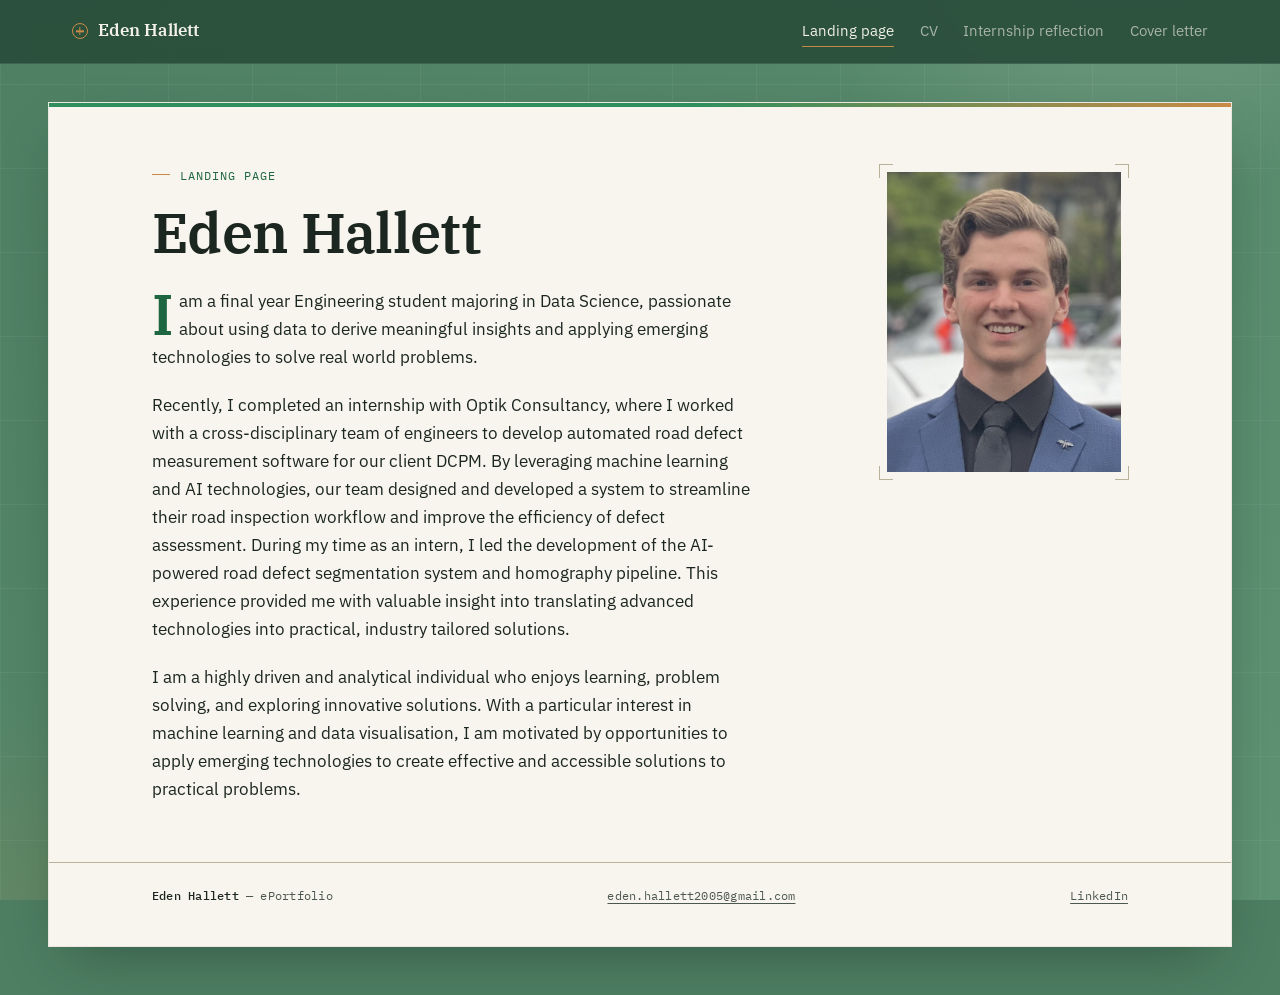
<file: index.html>
<!doctype html>
<html lang="en">
<head>
<meta charset="utf-8">
<meta name="viewport" content="width=device-width, initial-scale=1">
<title>Eden Hallett — ePortfolio</title>
<link rel="icon" href="assets/favicon.svg" type="image/svg+xml">
<link rel="stylesheet" href="assets/site.css">
</head>
<body>

<header class="sitehead">
  <div class="sitehead-inner">
    <a class="brand" href="index.html"><span class="brand-mark" aria-hidden="true"></span>Eden Hallett</a>
    <nav class="nav" aria-label="Primary">
      <a href="index.html" aria-current="page">Landing page</a>
      <a href="cv.html">CV</a>
      <a href="reflection.html">Internship reflection</a>
      <a href="cover-letter.html">Cover letter</a>
    </nav>
  </div>
</header>

<div class="sheet">

<main>

  <section class="hero" style="padding-bottom:0;">
    <div class="landing-grid">
      <div>
        <div class="kicker">Landing Page</div>
        <h1 style="margin-bottom:1.4rem;">Eden Hallett</h1>

        <p class="dropcap">I am a final year Engineering student majoring in Data Science, passionate about using data to derive meaningful insights and applying emerging technologies to solve real world problems.</p>

        <p>Recently, I completed an internship with Optik Consultancy, where I worked with a cross-disciplinary team of engineers to develop automated road defect measurement software for our client DCPM. By leveraging machine learning and AI technologies, our team designed and developed a system to streamline their road inspection workflow and improve the efficiency of defect assessment. During my time as an intern, I led the development of the AI-powered road defect segmentation system and homography pipeline. This experience provided me with valuable insight into translating advanced technologies into practical, industry tailored solutions.</p>

        <p>I am a highly driven and analytical individual who enjoys learning, problem solving, and exploring innovative solutions. With a particular interest in machine learning and data visualisation, I am motivated by opportunities to apply emerging technologies to create effective and accessible solutions to practical problems.</p>
      </div>

      <div class="landing-photo">
        <div class="frame ticked">
          <span class="tick-bl" aria-hidden="true"></span><span class="tick-br" aria-hidden="true"></span>
          <img src="assets/headshot.jpg" alt="Portrait of Eden Hallett">
        </div>
      </div>
    </div>
  </section>

</main>

<footer class="titleblock">
  <div class="titleblock-inner">
    <span><b>Eden Hallett</b> — ePortfolio</span>
    <span><a href="mailto:eden.hallett2005@gmail.com">eden.hallett2005@gmail.com</a></span>
    <span><a href="http://www.linkedin.com/in/eden-hallett-33a5212b8">LinkedIn</a></span>
  </div>
</footer>

</div>

</body>
</html>
</file>
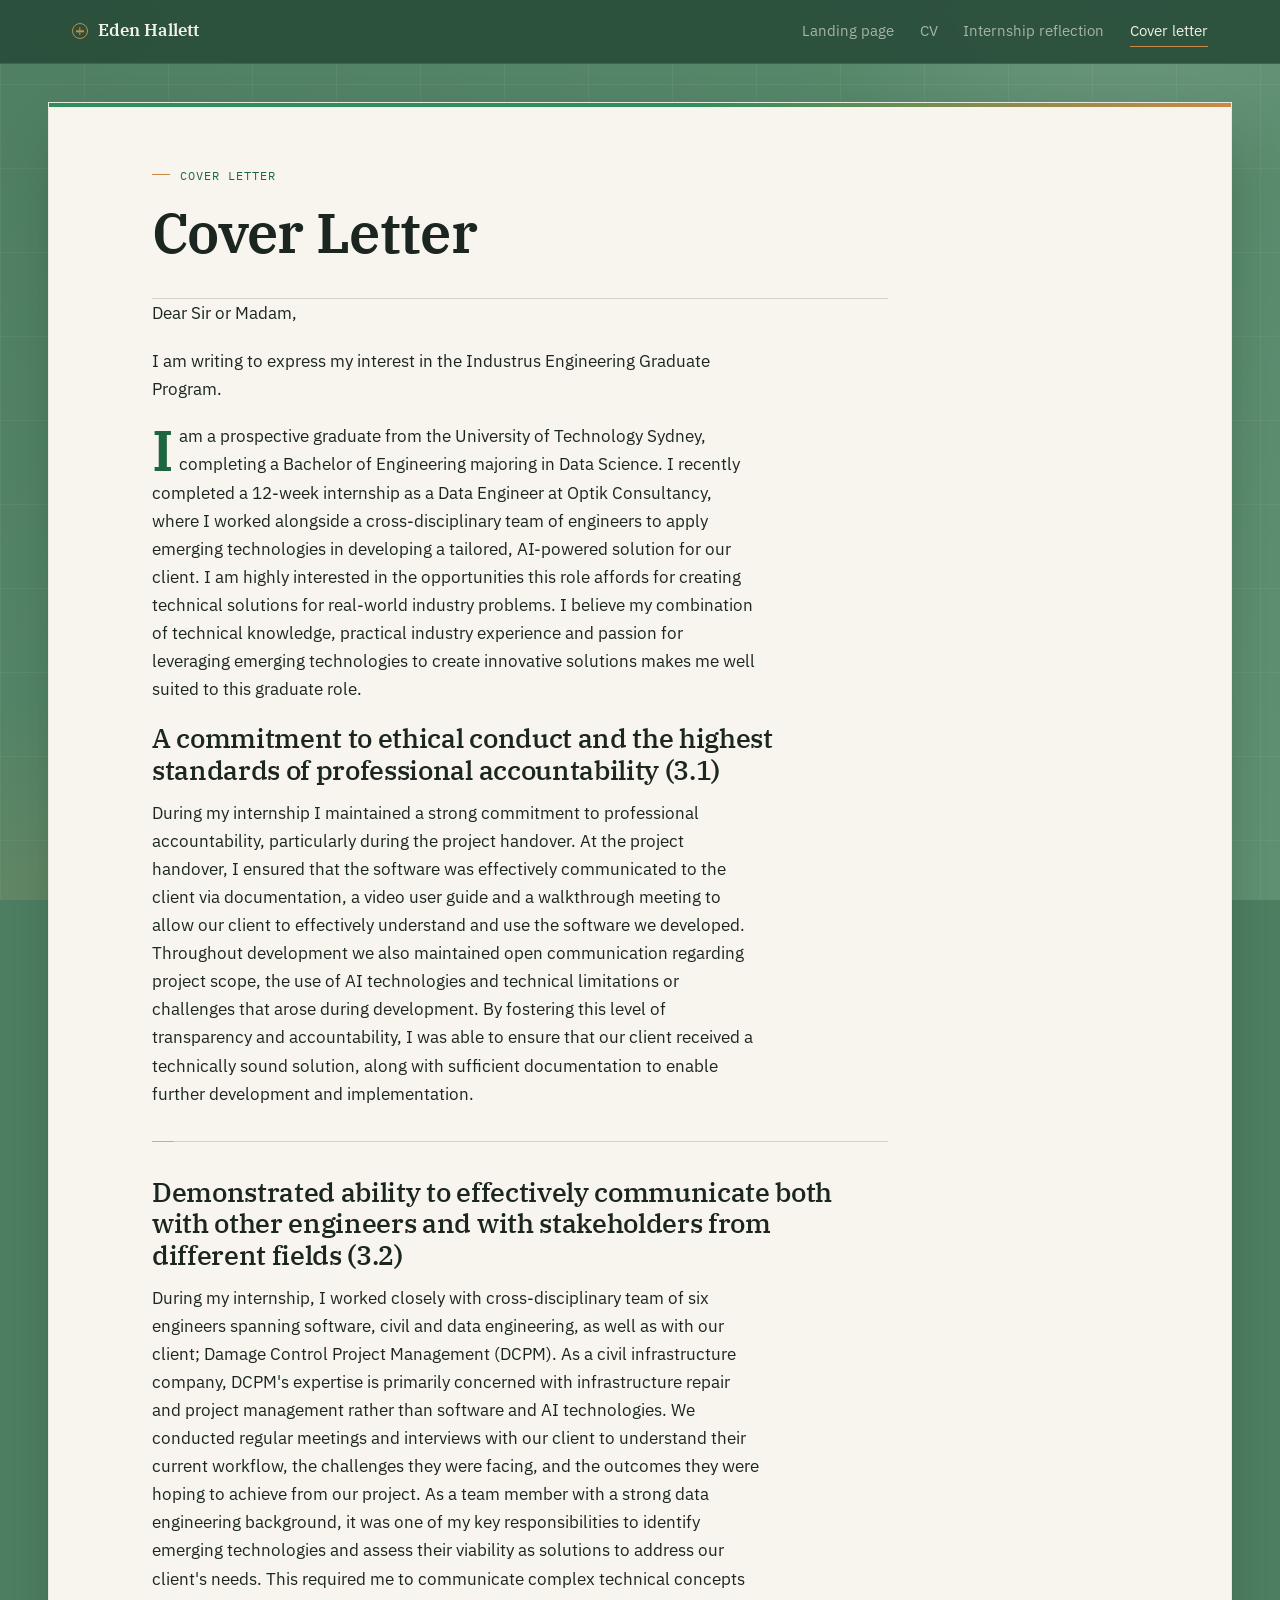
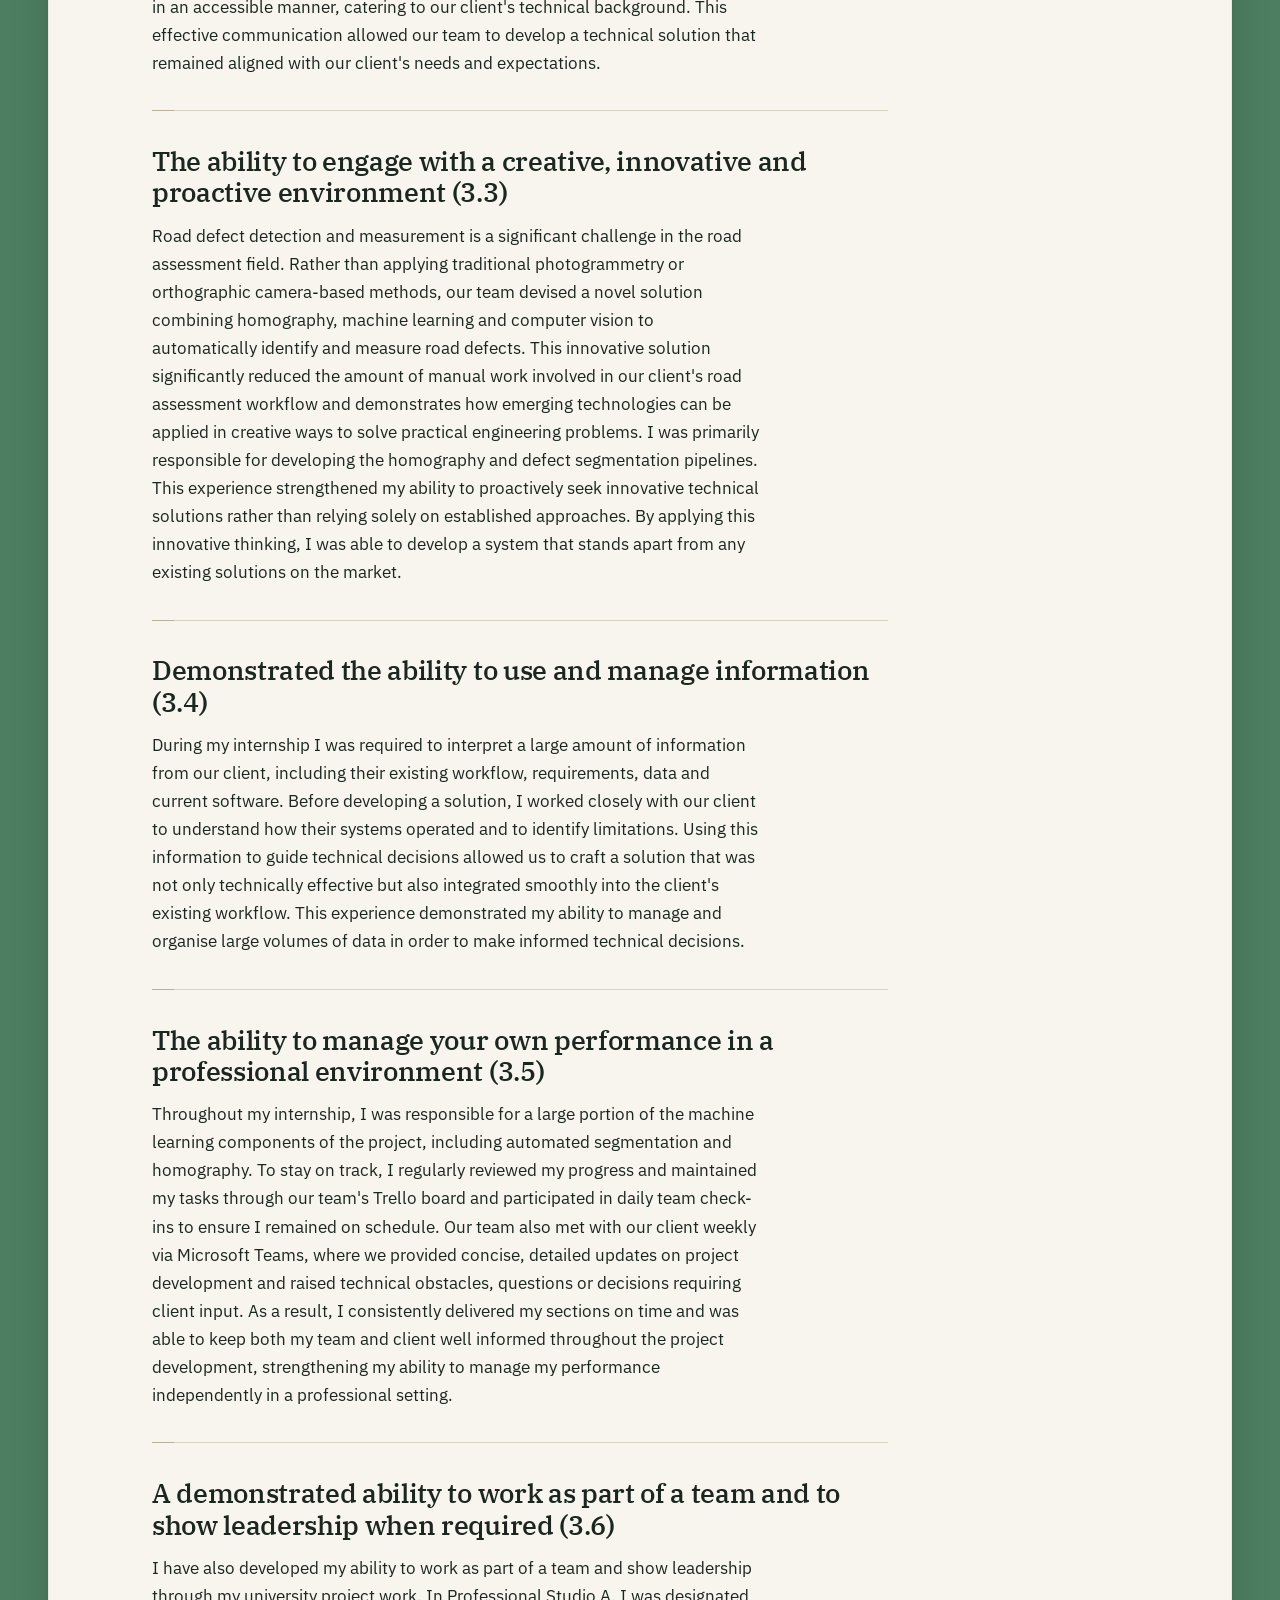
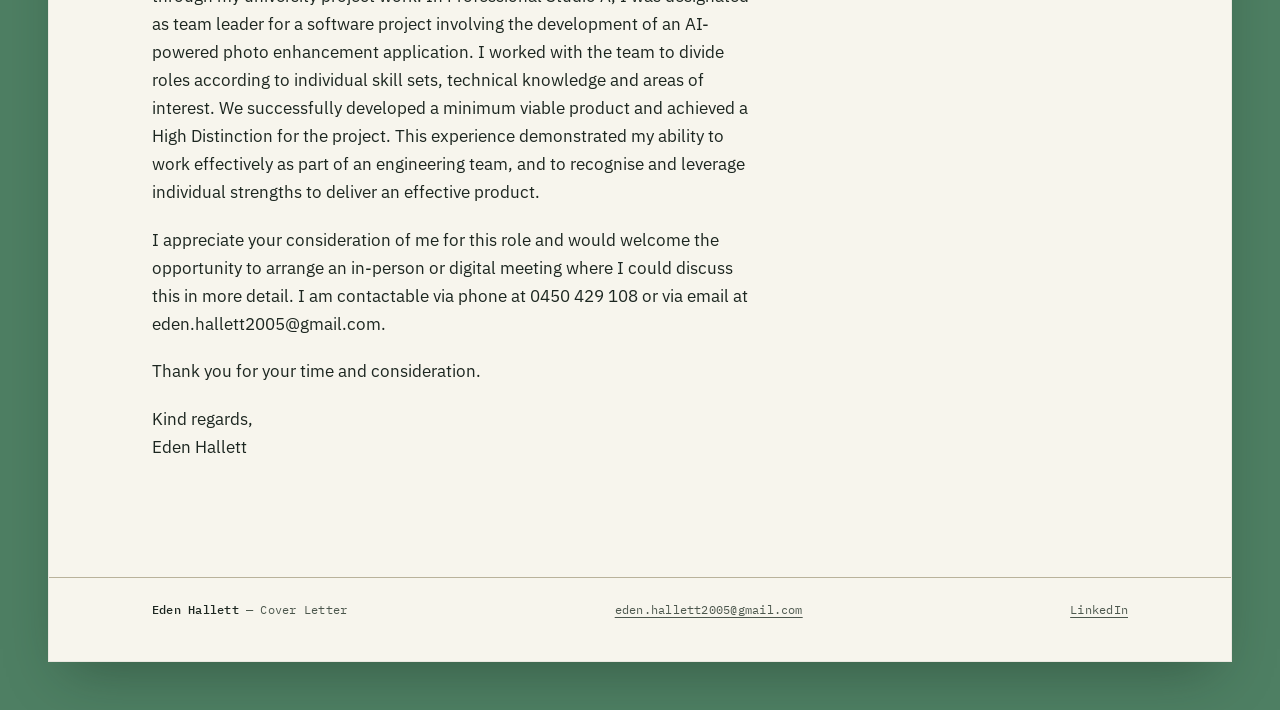
<file: cover-letter.html>
<!doctype html>
<html lang="en">
<head>
<meta charset="utf-8">
<meta name="viewport" content="width=device-width, initial-scale=1">
<title>Cover Letter — Eden Hallett</title>
<link rel="icon" href="assets/favicon.svg" type="image/svg+xml">
<link rel="stylesheet" href="assets/site.css">
</head>
<body>

<header class="sitehead">
  <div class="sitehead-inner">
    <a class="brand" href="index.html"><span class="brand-mark" aria-hidden="true"></span>Eden Hallett</a>
    <nav class="nav" aria-label="Primary">
      <a href="index.html">Landing page</a>
      <a href="cv.html">CV</a>
      <a href="reflection.html">Internship reflection</a>
      <a href="cover-letter.html" aria-current="page">Cover letter</a>
    </nav>
  </div>
</header>

<div class="sheet">

<main>

  <section class="narrow hero" style="padding-bottom:0.5rem;">
    <div class="kicker">Cover Letter</div>
    <h1 style="margin-bottom:1.6rem;">Cover Letter</h1>
  </section>

  <section class="narrow" style="padding-top:0;">

    <p>Dear Sir or Madam,</p>

    <p>I am writing to express my interest in the Industrus Engineering Graduate Program.</p>

    <p class="dropcap">I am a prospective graduate from the University of Technology Sydney, completing a Bachelor of Engineering majoring in Data Science. I recently completed a 12-week internship as a Data Engineer at Optik Consultancy, where I worked alongside a cross-disciplinary team of engineers to apply emerging technologies in developing a tailored, AI-powered solution for our client. I am highly interested in the opportunities this role affords for creating technical solutions for real-world industry problems. I believe my combination of technical knowledge, practical industry experience and passion for leveraging emerging technologies to create innovative solutions makes me well suited to this graduate role.</p>

    <h2>A commitment to ethical conduct and the highest standards of professional accountability (3.1)</h2>
    <p>During my internship I maintained a strong commitment to professional accountability, particularly during the project handover. At the project handover, I ensured that the software was effectively communicated to the client via documentation, a video user guide and a walkthrough meeting to allow our client to effectively understand and use the software we developed. Throughout development we also maintained open communication regarding project scope, the use of AI technologies and technical limitations or challenges that arose during development. By fostering this level of transparency and accountability, I was able to ensure that our client received a technically sound solution, along with sufficient documentation to enable further development and implementation.</p>

    <div class="divider"></div>

    <h2>Demonstrated ability to effectively communicate both with other engineers and with stakeholders from different fields (3.2)</h2>
    <p>During my internship, I worked closely with cross-disciplinary team of six engineers spanning software, civil and data engineering, as well as with our client; Damage Control Project Management (DCPM). As a civil infrastructure company, DCPM's expertise is primarily concerned with infrastructure repair and project management rather than software and AI technologies. We conducted regular meetings and interviews with our client to understand their current workflow, the challenges they were facing, and the outcomes they were hoping to achieve from our project. As a team member with a strong data engineering background, it was one of my key responsibilities to identify emerging technologies and assess their viability as solutions to address our client's needs. This required me to communicate complex technical concepts in an accessible manner, catering to our client's technical background. This effective communication allowed our team to develop a technical solution that remained aligned with our client's needs and expectations.</p>

    <div class="divider"></div>

    <h2>The ability to engage with a creative, innovative and proactive environment (3.3)</h2>
    <p>Road defect detection and measurement is a significant challenge in the road assessment field. Rather than applying traditional photogrammetry or orthographic camera-based methods, our team devised a novel solution combining homography, machine learning and computer vision to automatically identify and measure road defects. This innovative solution significantly reduced the amount of manual work involved in our client's road assessment workflow and demonstrates how emerging technologies can be applied in creative ways to solve practical engineering problems. I was primarily responsible for developing the homography and defect segmentation pipelines. This experience strengthened my ability to proactively seek innovative technical solutions rather than relying solely on established approaches. By applying this innovative thinking, I was able to develop a system that stands apart from any existing solutions on the market.</p>

    <div class="divider"></div>

    <h2>Demonstrated the ability to use and manage information (3.4)</h2>
    <p>During my internship I was required to interpret a large amount of information from our client, including their existing workflow, requirements, data and current software. Before developing a solution, I worked closely with our client to understand how their systems operated and to identify limitations. Using this information to guide technical decisions allowed us to craft a solution that was not only technically effective but also integrated smoothly into the client's existing workflow. This experience demonstrated my ability to manage and organise large volumes of data in order to make informed technical decisions.</p>

    <div class="divider"></div>

    <h2>The ability to manage your own performance in a professional environment (3.5)</h2>
    <p>Throughout my internship, I was responsible for a large portion of the machine learning components of the project, including automated segmentation and homography. To stay on track, I regularly reviewed my progress and maintained my tasks through our team's Trello board and participated in daily team check-ins to ensure I remained on schedule. Our team also met with our client weekly via Microsoft Teams, where we provided concise, detailed updates on project development and raised technical obstacles, questions or decisions requiring client input. As a result, I consistently delivered my sections on time and was able to keep both my team and client well informed throughout the project development, strengthening my ability to manage my performance independently in a professional setting.</p>

    <div class="divider"></div>

    <h2>A demonstrated ability to work as part of a team and to show leadership when required (3.6)</h2>
    <p>I have also developed my ability to work as part of a team and show leadership through my university project work. In Professional Studio A, I was designated as team leader for a software project involving the development of an AI-powered photo enhancement application. I worked with the team to divide roles according to individual skill sets, technical knowledge and areas of interest. We successfully developed a minimum viable product and achieved a High Distinction for the project. This experience demonstrated my ability to work effectively as part of an engineering team, and to recognise and leverage individual strengths to deliver an effective product.</p>

    <p>I appreciate your consideration of me for this role and would welcome the opportunity to arrange an in-person or digital meeting where I could discuss this in more detail. I am contactable via phone at 0450 429 108 or via email at eden.hallett2005@gmail.com.</p>

    <p>Thank you for your time and consideration.</p>

    <p>Kind regards,<br>Eden Hallett</p>

  </section>

</main>

<footer class="titleblock">
  <div class="titleblock-inner">
    <span><b>Eden Hallett</b> — Cover Letter</span>
    <span><a href="mailto:eden.hallett2005@gmail.com">eden.hallett2005@gmail.com</a></span>
    <span><a href="http://www.linkedin.com/in/eden-hallett-33a5212b8">LinkedIn</a></span>
  </div>
</footer>

</div>

</body>
</html>
</file>
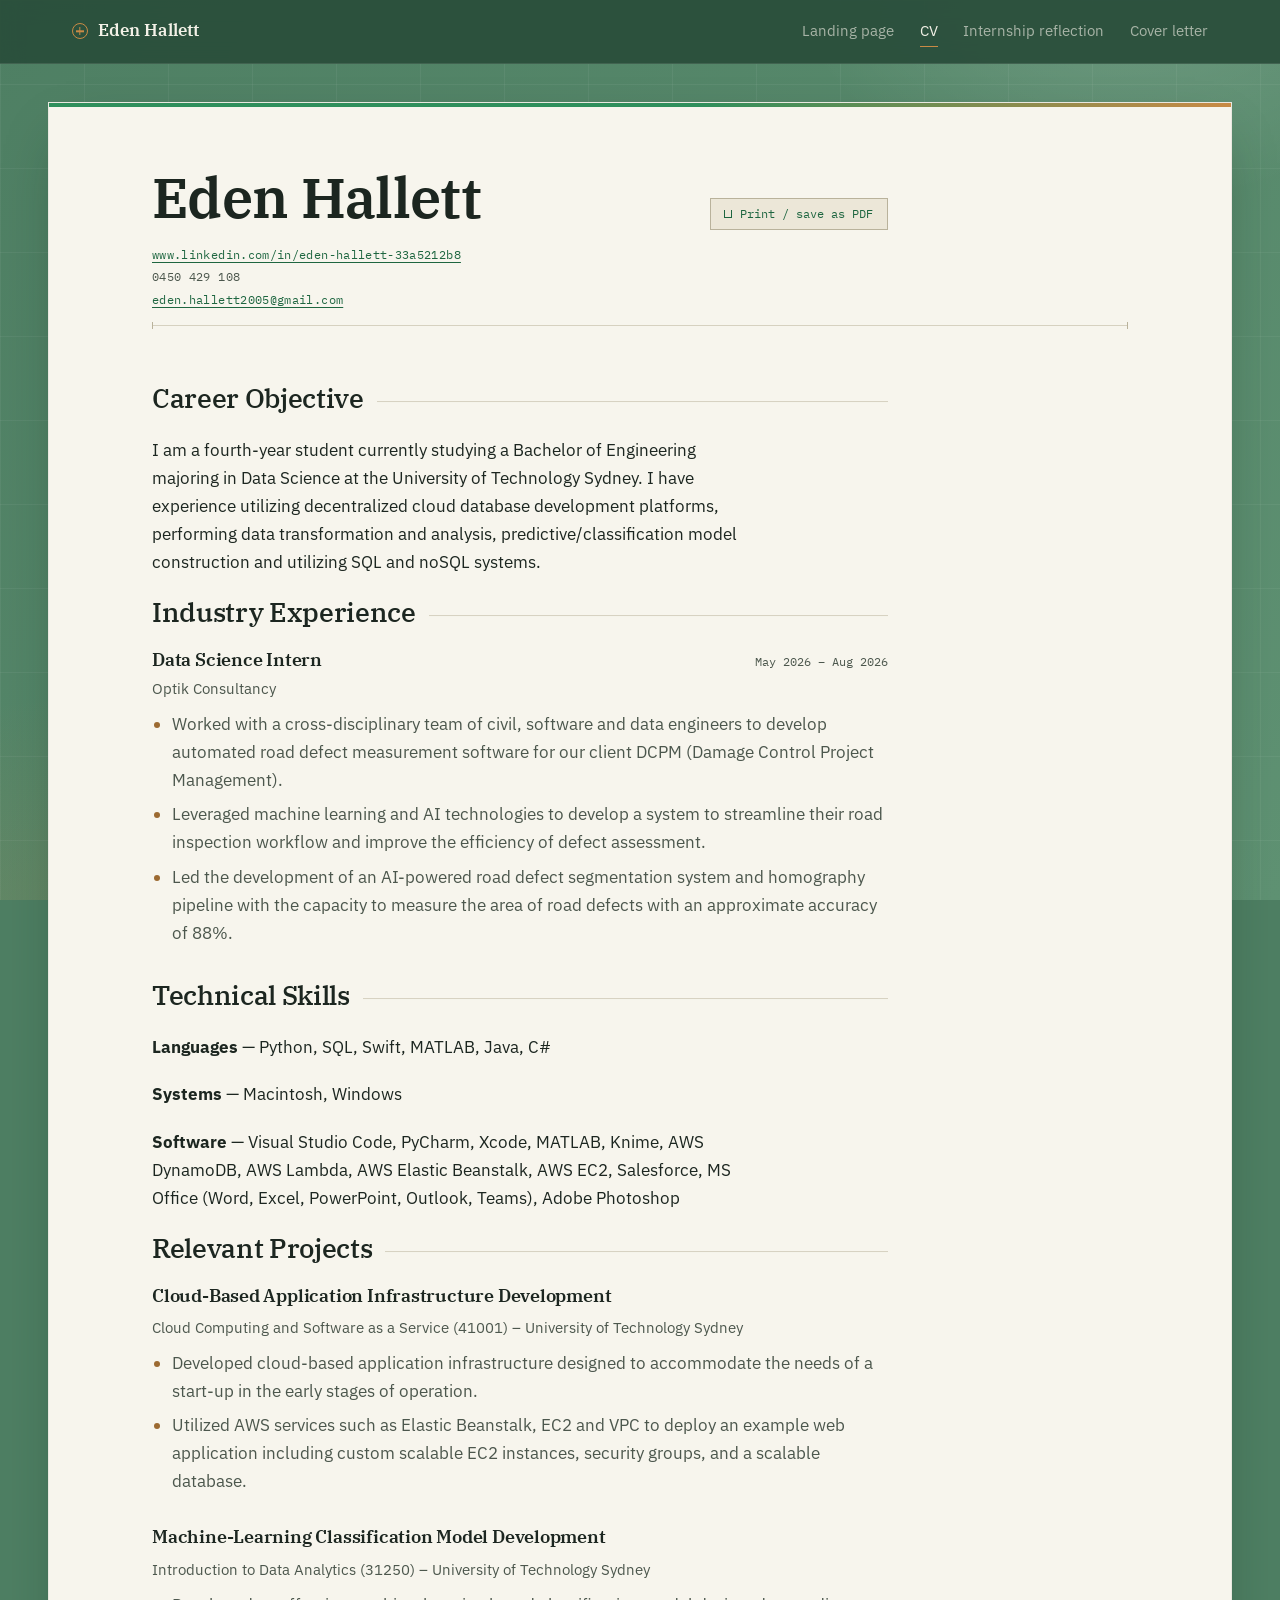
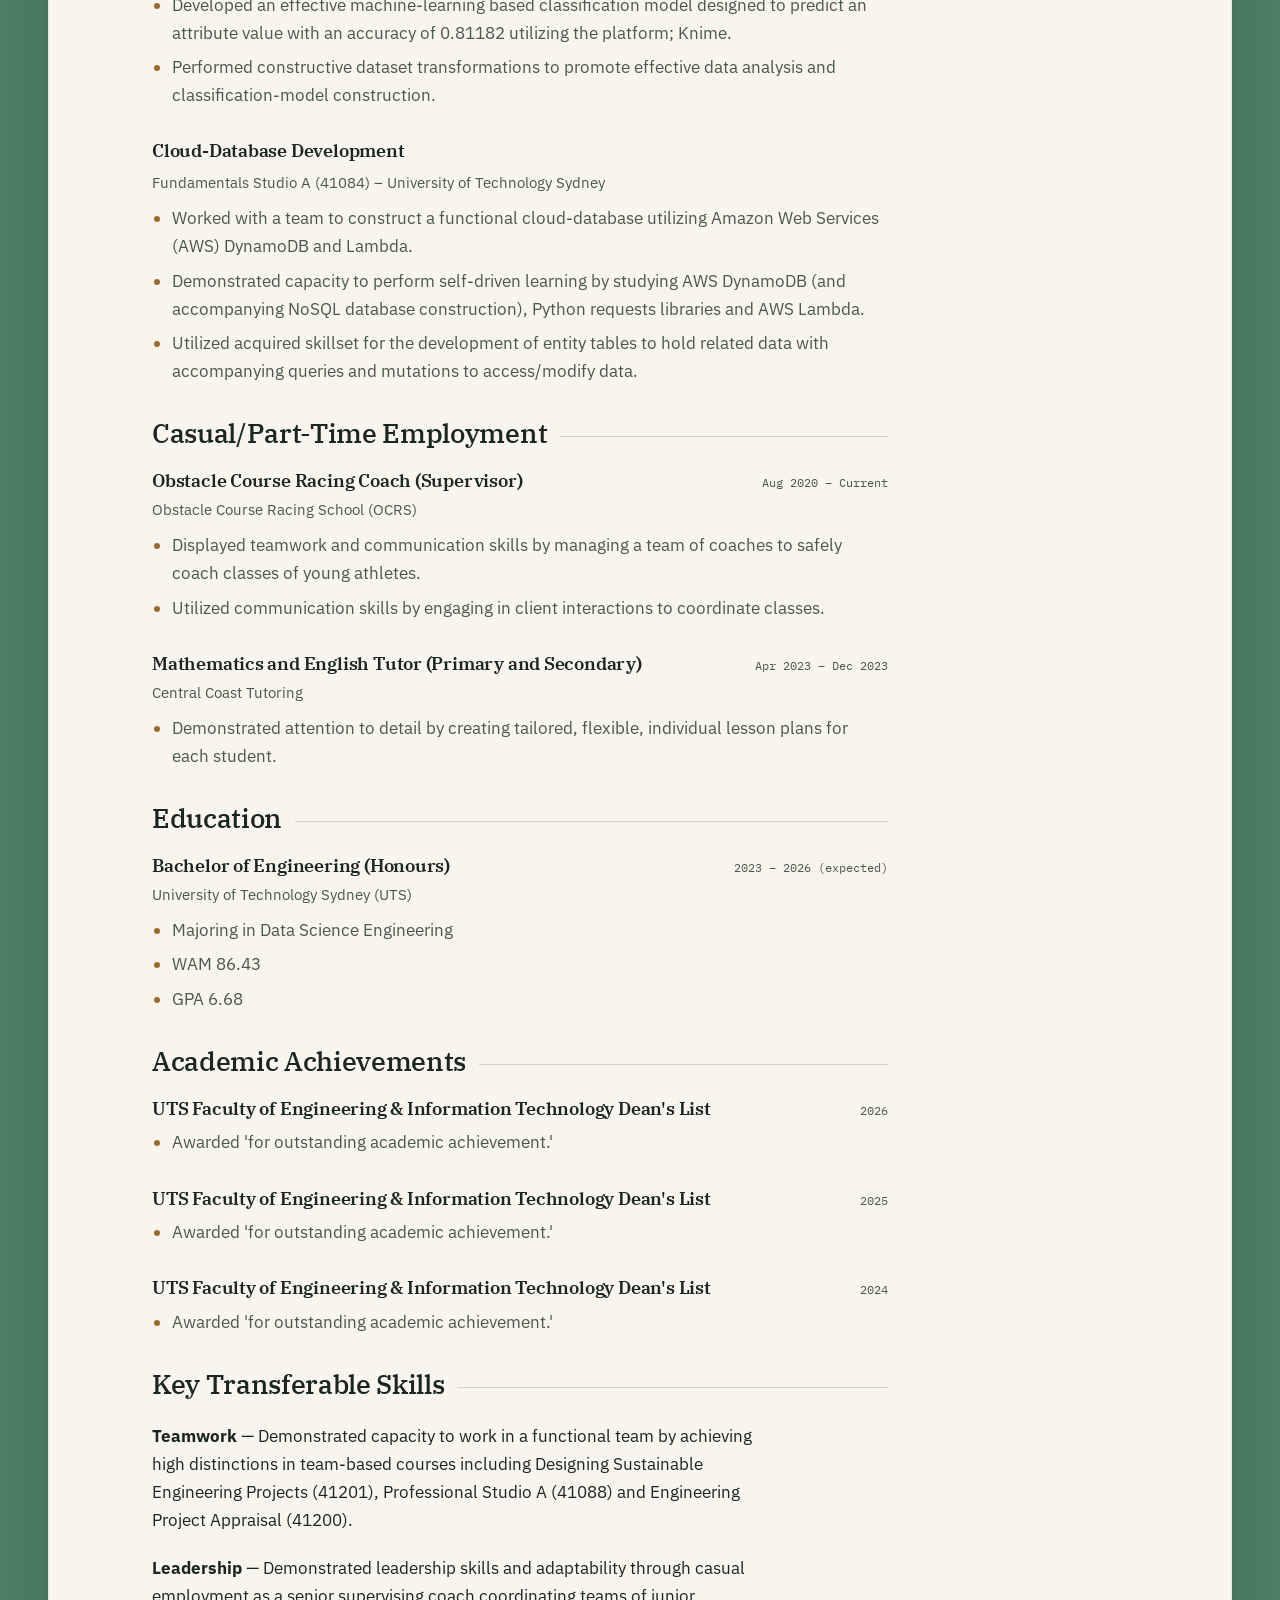
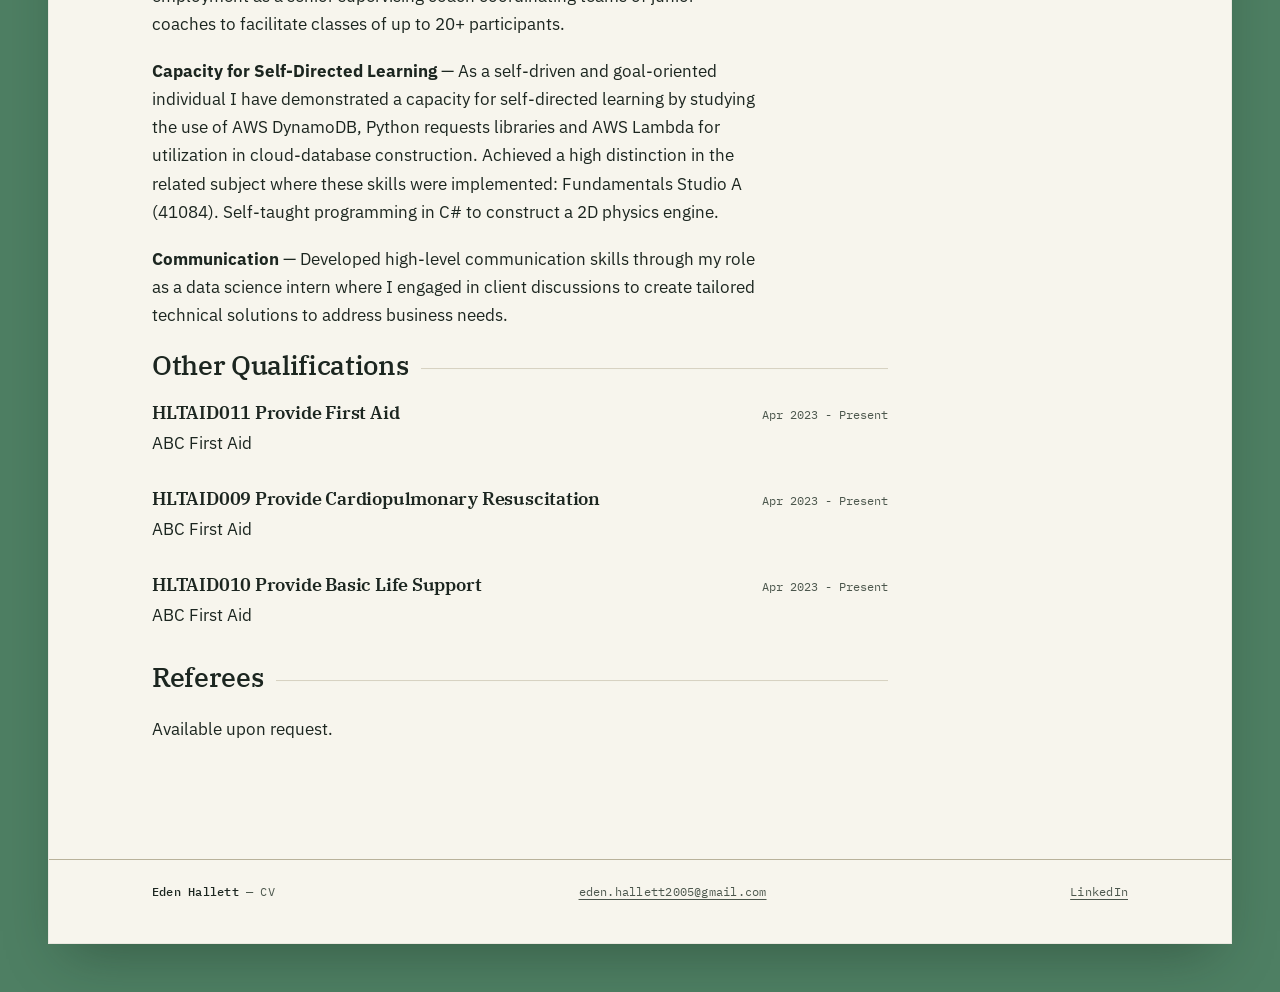
<file: cv.html>
<!doctype html>
<html lang="en">
<head>
<meta charset="utf-8">
<meta name="viewport" content="width=device-width, initial-scale=1">
<title>CV — Eden Hallett</title>
<link rel="icon" href="assets/favicon.svg" type="image/svg+xml">
<link rel="stylesheet" href="assets/site.css">
</head>
<body>

<header class="sitehead">
  <div class="sitehead-inner">
    <a class="brand" href="index.html"><span class="brand-mark" aria-hidden="true"></span>Eden Hallett</a>
    <nav class="nav" aria-label="Primary">
      <a href="index.html">Landing page</a>
      <a href="cv.html" aria-current="page">CV</a>
      <a href="reflection.html">Internship reflection</a>
      <a href="cover-letter.html">Cover letter</a>
    </nav>
  </div>
</header>

<div class="sheet">

<main>

  <section class="narrow" style="padding-bottom:0;">
    <div style="display:flex; justify-content:space-between; align-items:flex-end; flex-wrap:wrap; gap:1rem;">
      <h1 style="margin-bottom:0;">Eden Hallett</h1>
      <button class="print-btn" onclick="window.print()">Print / save as PDF</button>
    </div>
    <p class="meta" style="margin-top:0.9rem;">
      <a href="http://www.linkedin.com/in/eden-hallett-33a5212b8">www.linkedin.com/in/eden-hallett-33a5212b8</a><br>
      0450 429 108<br>
      <a href="mailto:eden.hallett2005@gmail.com">eden.hallett2005@gmail.com</a>
    </p>
  </section>

  <div class="rule-ticked"></div>

  <section class="narrow">

    <div class="section-head"><h2>Career Objective</h2></div>
    <p>I am a fourth-year student currently studying a Bachelor of Engineering majoring in Data Science at the University of Technology Sydney. I have experience utilizing decentralized cloud database development platforms, performing data transformation and analysis, predictive/classification model construction and utilizing SQL and noSQL systems.</p>

    <div class="section-head"><h2>Industry Experience</h2></div>
    <div class="entry">
      <div class="entry-head">
        <h3>Data Science Intern</h3>
        <span class="entry-when">May 2026 – Aug 2026</span>
      </div>
      <div class="entry-org">Optik Consultancy</div>
      <ul>
        <li>Worked with a cross-disciplinary team of civil, software and data engineers to develop automated road defect measurement software for our client DCPM (Damage Control Project Management).</li>
        <li>Leveraged machine learning and AI technologies to develop a system to streamline their road inspection workflow and improve the efficiency of defect assessment.</li>
        <li>Led the development of an AI-powered road defect segmentation system and homography pipeline with the capacity to measure the area of road defects with an approximate accuracy of 88%.</li>
      </ul>
    </div>

    <div class="section-head"><h2>Technical Skills</h2></div>
    <p><b>Languages</b> — Python, SQL, Swift, MATLAB, Java, C#</p>
    <p><b>Systems</b> — Macintosh, Windows</p>
    <p><b>Software</b> — Visual Studio Code, PyCharm, Xcode, MATLAB, Knime, AWS DynamoDB, AWS Lambda, AWS Elastic Beanstalk, AWS EC2, Salesforce, MS Office (Word, Excel, PowerPoint, Outlook, Teams), Adobe Photoshop</p>

    <div class="section-head"><h2>Relevant Projects</h2></div>

    <div class="entry">
      <h3>Cloud-Based Application Infrastructure Development</h3>
      <div class="entry-org">Cloud Computing and Software as a Service (41001) – University of Technology Sydney</div>
      <ul>
        <li>Developed cloud-based application infrastructure designed to accommodate the needs of a start-up in the early stages of operation.</li>
        <li>Utilized AWS services such as Elastic Beanstalk, EC2 and VPC to deploy an example web application including custom scalable EC2 instances, security groups, and a scalable database.</li>
      </ul>
    </div>

    <div class="entry">
      <h3>Machine-Learning Classification Model Development</h3>
      <div class="entry-org">Introduction to Data Analytics (31250) – University of Technology Sydney</div>
      <ul>
        <li>Developed an effective machine-learning based classification model designed to predict an attribute value with an accuracy of 0.81182 utilizing the platform; Knime.</li>
        <li>Performed constructive dataset transformations to promote effective data analysis and classification-model construction.</li>
      </ul>
    </div>

    <div class="entry">
      <h3>Cloud-Database Development</h3>
      <div class="entry-org">Fundamentals Studio A (41084) – University of Technology Sydney</div>
      <ul>
        <li>Worked with a team to construct a functional cloud-database utilizing Amazon Web Services (AWS) DynamoDB and Lambda.</li>
        <li>Demonstrated capacity to perform self-driven learning by studying AWS DynamoDB (and accompanying NoSQL database construction), Python requests libraries and AWS Lambda.</li>
        <li>Utilized acquired skillset for the development of entity tables to hold related data with accompanying queries and mutations to access/modify data.</li>
      </ul>
    </div>

    <div class="section-head"><h2>Casual/Part-Time Employment</h2></div>

    <div class="entry">
      <div class="entry-head">
        <h3>Obstacle Course Racing Coach (Supervisor)</h3>
        <span class="entry-when">Aug 2020 – Current</span>
      </div>
      <div class="entry-org">Obstacle Course Racing School (OCRS)</div>
      <ul>
        <li>Displayed teamwork and communication skills by managing a team of coaches to safely coach classes of young athletes.</li>
        <li>Utilized communication skills by engaging in client interactions to coordinate classes.</li>
      </ul>
    </div>

    <div class="entry">
      <div class="entry-head">
        <h3>Mathematics and English Tutor (Primary and Secondary)</h3>
        <span class="entry-when">Apr 2023 – Dec 2023</span>
      </div>
      <div class="entry-org">Central Coast Tutoring</div>
      <ul>
        <li>Demonstrated attention to detail by creating tailored, flexible, individual lesson plans for each student.</li>
      </ul>
    </div>

    <div class="section-head"><h2>Education</h2></div>
    <div class="entry">
      <div class="entry-head">
        <h3>Bachelor of Engineering (Honours)</h3>
        <span class="entry-when">2023 – 2026 (expected)</span>
      </div>
      <div class="entry-org">University of Technology Sydney (UTS)</div>
      <ul>
        <li>Majoring in Data Science Engineering</li>
        <li>WAM 86.43</li>
        <li>GPA 6.68</li>
      </ul>
    </div>

    <div class="section-head"><h2>Academic Achievements</h2></div>
    <div class="entry">
      <div class="entry-head">
        <h3>UTS Faculty of Engineering &amp; Information Technology Dean's List</h3>
        <span class="entry-when">2026</span>
      </div>
      <ul><li>Awarded 'for outstanding academic achievement.'</li></ul>
    </div>
    <div class="entry">
      <div class="entry-head">
        <h3>UTS Faculty of Engineering &amp; Information Technology Dean's List</h3>
        <span class="entry-when">2025</span>
      </div>
      <ul><li>Awarded 'for outstanding academic achievement.'</li></ul>
    </div>
    <div class="entry">
      <div class="entry-head">
        <h3>UTS Faculty of Engineering &amp; Information Technology Dean's List</h3>
        <span class="entry-when">2024</span>
      </div>
      <ul><li>Awarded 'for outstanding academic achievement.'</li></ul>
    </div>

    <div class="section-head"><h2>Key Transferable Skills</h2></div>
    <p><b>Teamwork</b> — Demonstrated capacity to work in a functional team by achieving high distinctions in team-based courses including Designing Sustainable Engineering Projects (41201), Professional Studio A (41088) and Engineering Project Appraisal (41200).</p>
    <p><b>Leadership</b> — Demonstrated leadership skills and adaptability through casual employment as a senior supervising coach coordinating teams of junior coaches to facilitate classes of up to 20+ participants.</p>
    <p><b>Capacity for Self-Directed Learning</b> — As a self-driven and goal-oriented individual I have demonstrated a capacity for self-directed learning by studying the use of AWS DynamoDB, Python requests libraries and AWS Lambda for utilization in cloud-database construction. Achieved a high distinction in the related subject where these skills were implemented: Fundamentals Studio A (41084). Self-taught programming in C# to construct a 2D physics engine.</p>
    <p><b>Communication</b> — Developed high-level communication skills through my role as a data science intern where I engaged in client discussions to create tailored technical solutions to address business needs.</p>

    <div class="section-head"><h2>Other Qualifications</h2></div>
    <div class="entry">
      <div class="entry-head">
        <h3>HLTAID011 Provide First Aid</h3>
        <span class="entry-when">Apr 2023 - Present</span>
      </div>
      <p>ABC First Aid</p>
    </div>
    <div class="entry">
      <div class="entry-head">
        <h3>HLTAID009 Provide Cardiopulmonary Resuscitation</h3>
        <span class="entry-when">Apr 2023 - Present</span>
      </div>
      <p>ABC First Aid</p>
    </div>
    <div class="entry">
      <div class="entry-head">
        <h3>HLTAID010 Provide Basic Life Support</h3>
        <span class="entry-when">Apr 2023 - Present</span>
      </div>
      <p>ABC First Aid</p>
    </div>

    <div class="section-head"><h2>Referees</h2></div>
    <p>Available upon request.</p>

  </section>

</main>

<footer class="titleblock">
  <div class="titleblock-inner">
    <span><b>Eden Hallett</b> — CV</span>
    <span><a href="mailto:eden.hallett2005@gmail.com">eden.hallett2005@gmail.com</a></span>
    <span><a href="http://www.linkedin.com/in/eden-hallett-33a5212b8">LinkedIn</a></span>
  </div>
</footer>

</div>

</body>
</html>
</file>
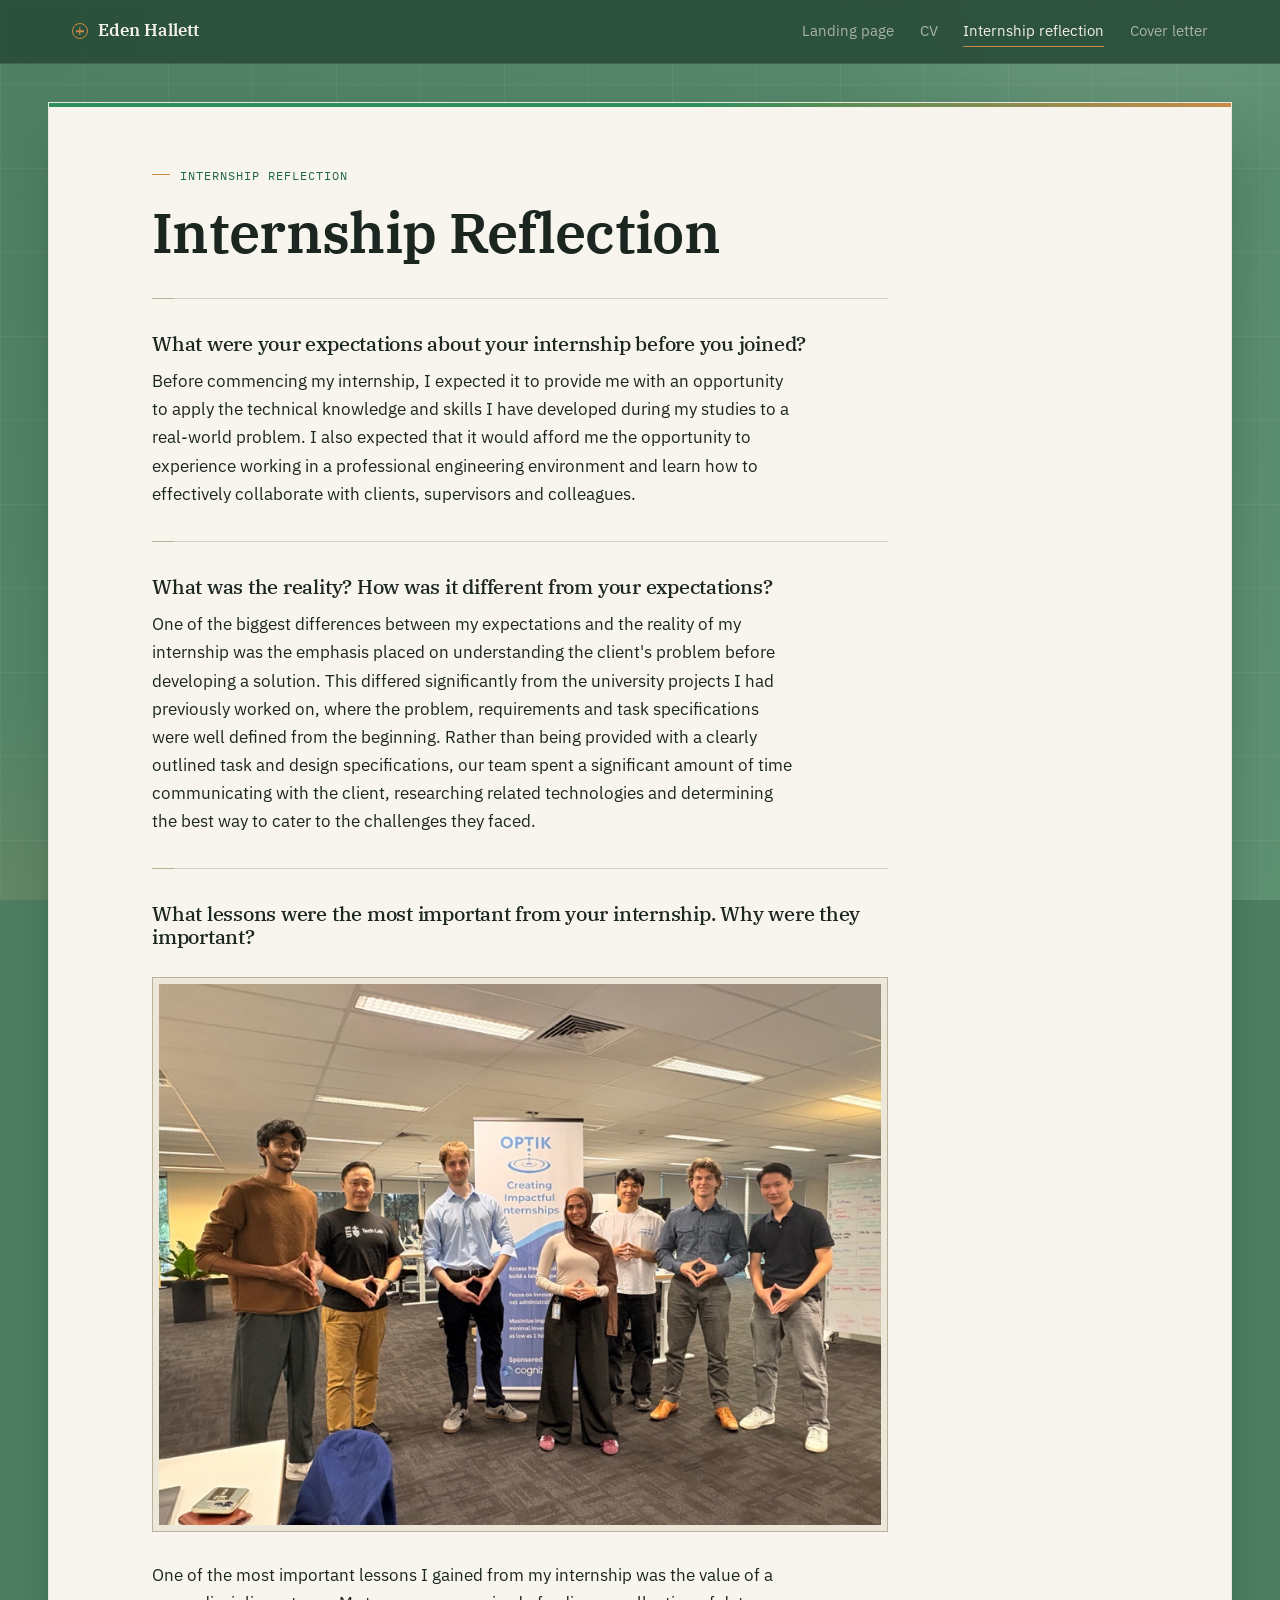
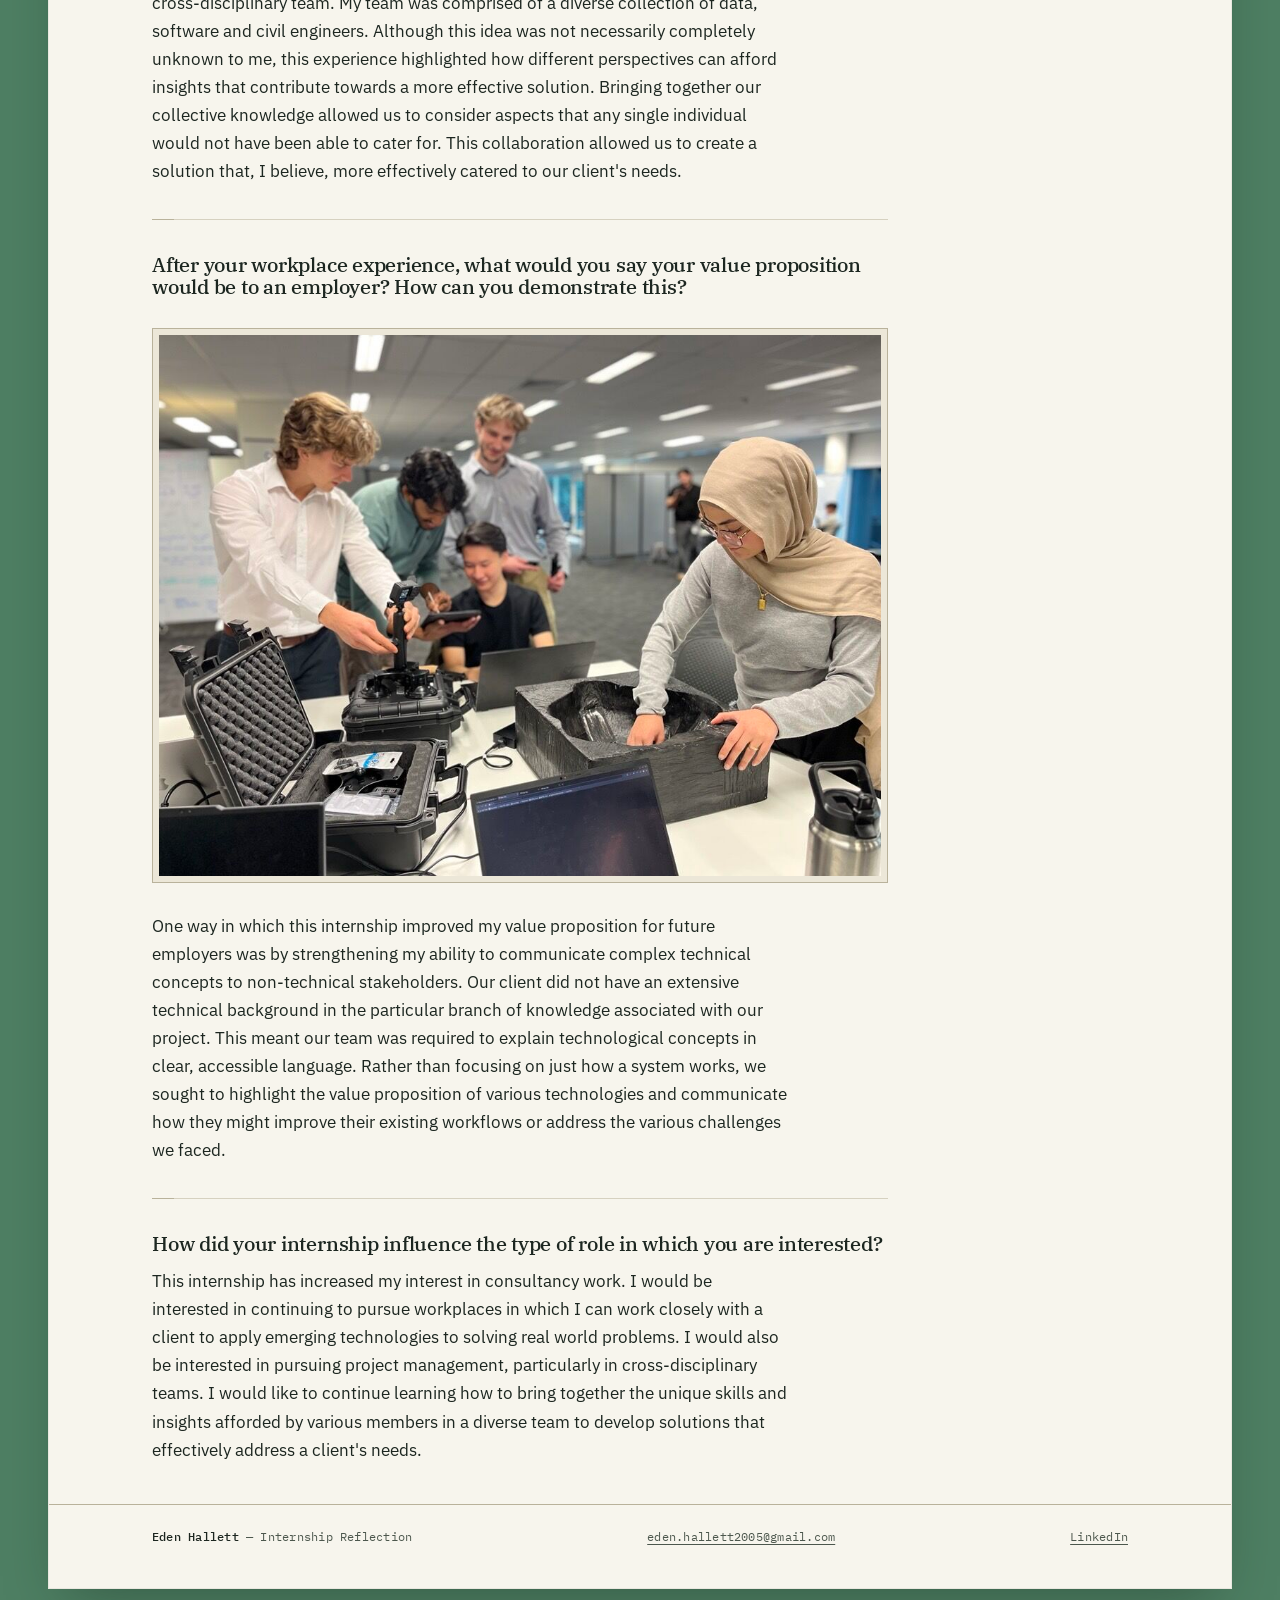
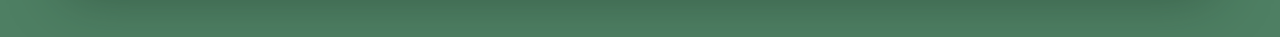
<file: reflection.html>
<!doctype html>
<html lang="en">
<head>
<meta charset="utf-8">
<meta name="viewport" content="width=device-width, initial-scale=1">
<title>Internship Reflection — Eden Hallett</title>
<link rel="icon" href="assets/favicon.svg" type="image/svg+xml">
<link rel="stylesheet" href="assets/site.css">
</head>
<body>

<header class="sitehead">
  <div class="sitehead-inner">
    <a class="brand" href="index.html"><span class="brand-mark" aria-hidden="true"></span>Eden Hallett</a>
    <nav class="nav" aria-label="Primary">
      <a href="index.html">Landing page</a>
      <a href="cv.html">CV</a>
      <a href="reflection.html" aria-current="page">Internship reflection</a>
      <a href="cover-letter.html">Cover letter</a>
    </nav>
  </div>
</header>

<div class="sheet">

<main>

  <section class="narrow hero" style="padding-bottom:0;">
    <div class="kicker">Internship Reflection</div>
    <h1 style="margin-bottom:0;">Internship Reflection</h1>

    <div class="divider"></div>

    <div class="qa">
      <h2>What were your expectations about your internship before you joined?</h2>
      <p>Before commencing my internship, I expected it to provide me with an opportunity to apply the technical knowledge and skills I have developed during my studies to a real-world problem. I also expected that it would afford me the opportunity to experience working in a professional engineering environment and learn how to effectively collaborate with clients, supervisors and colleagues.</p>
    </div>

    <div class="divider"></div>

    <div class="qa">
      <h2>What was the reality? How was it different from your expectations?</h2>
      <p>One of the biggest differences between my expectations and the reality of my internship was the emphasis placed on understanding the client's problem before developing a solution. This differed significantly from the university projects I had previously worked on, where the problem, requirements and task specifications were well defined from the beginning. Rather than being provided with a clearly outlined task and design specifications, our team spent a significant amount of time communicating with the client, researching related technologies and determining the best way to cater to the challenges they faced.</p>
    </div>

    <div class="divider"></div>

    <div class="qa">
      <h2>What lessons were the most important from your internship. Why were they important?</h2>
      <figure><div class="frame"><img src="assets/team-briefing.jpg" alt="Photo from the internship"></div></figure>
      <p>One of the most important lessons I gained from my internship was the value of a cross-disciplinary team. My team was comprised of a diverse collection of data, software and civil engineers. Although this idea was not necessarily completely unknown to me, this experience highlighted how different perspectives can afford insights that contribute towards a more effective solution. Bringing together our collective knowledge allowed us to consider aspects that any single individual would not have been able to cater for. This collaboration allowed us to create a solution that, I believe, more effectively catered to our client's needs.</p>
    </div>

    <div class="divider"></div>

    <div class="qa">
      <h2>After your workplace experience, what would you say your value proposition would be to an employer? How can you demonstrate this?</h2>
      <figure><div class="frame"><img src="assets/field-rig.jpg" alt="Photo from the internship"></div></figure>
      <p>One way in which this internship improved my value proposition for future employers was by strengthening my ability to communicate complex technical concepts to non-technical stakeholders. Our client did not have an extensive technical background in the particular branch of knowledge associated with our project. This meant our team was required to explain technological concepts in clear, accessible language. Rather than focusing on just how a system works, we sought to highlight the value proposition of various technologies and communicate how they might improve their existing workflows or address the various challenges we faced.</p>
    </div>

    <div class="divider"></div>

    <div class="qa">
      <h2>How did your internship influence the type of role in which you are interested?</h2>
      <p>This internship has increased my interest in consultancy work. I would be interested in continuing to pursue workplaces in which I can work closely with a client to apply emerging technologies to solving real world problems. I would also be interested in pursuing project management, particularly in cross-disciplinary teams. I would like to continue learning how to bring together the unique skills and insights afforded by various members in a diverse team to develop solutions that effectively address a client's needs.</p>
    </div>

  </section>

</main>

<footer class="titleblock">
  <div class="titleblock-inner">
    <span><b>Eden Hallett</b> — Internship Reflection</span>
    <span><a href="mailto:eden.hallett2005@gmail.com">eden.hallett2005@gmail.com</a></span>
    <span><a href="http://www.linkedin.com/in/eden-hallett-33a5212b8">LinkedIn</a></span>
  </div>
</footer>

</div>

</body>
</html>
</file>
<file: assets/site.css>
/* ============================================================
   Eden Hallett — ePortfolio
   Design concept: a single sheet from an engineering drawing set,
   laid on a green drafting table. The table carries colour and
   depth; the sheet itself — where every word of Eden's content
   lives — stays a plain, single, legible colour.
   ============================================================ */

@import url('https://fonts.googleapis.com/css2?family=IBM+Plex+Serif:ital,wght@0,400;0,500;0,600;1,400;1,500&family=IBM+Plex+Sans:wght@400;500;600&family=IBM+Plex+Mono:wght@400;500&display=swap');

:root{
  --table:    #4E7F63;
  --table-2:  #5F9273;
  --nav-bg:   #2A4E3B;
  --paper:    #F7F5ED;
  --panel:    #ECE7D8;
  --ink:      #1C2620;
  --ink-60:   #4C574D;
  --slate:    #2F8F5C;
  --slate-d:  #1E6640;
  --gold:     #C98A45;
  --gold-d:   #9C6A31;
  --clay:     #93602E;
  --line:     #D6D1C0;
  --line-strong: #B9B29B;
  --max: 46rem;
  --wide: 64rem;
}

*, *::before, *::after{ box-sizing: border-box; }
html{ scroll-behavior: smooth; }

@media (prefers-reduced-motion: reduce){
  html{ scroll-behavior: auto; }
  *{ animation-duration: 0.001ms !important; transition-duration: 0.001ms !important; }
}

body{
  margin: 0;
  color: var(--ink);
  font-family: 'IBM Plex Sans', system-ui, sans-serif;
  font-size: 17px;
  line-height: 1.65;
  -webkit-font-smoothing: antialiased;
  background: var(--table);
  position: relative;
}

/* ---------- the "table": dark, layered, decorative — never carries body text --- */
body::before{
  content: "";
  position: fixed;
  inset: 0;
  z-index: 0;
  pointer-events: none;
  background:
    radial-gradient(560px 420px at 88% -6%, rgba(255,255,255,0.16), transparent 62%),
    radial-gradient(620px 460px at 6% 108%, rgba(201,138,69,0.16), transparent 60%),
    linear-gradient(rgba(255,255,255,0.05) 1px, transparent 1px),
    linear-gradient(90deg, rgba(255,255,255,0.05) 1px, transparent 1px),
    linear-gradient(135deg, var(--table) 0%, var(--table-2) 100%);
  background-size: auto, auto, 84px 84px, 84px 84px, auto;
}

/* ---------- the sheet: single solid colour, holds all real content --- */
.sheet{
  position: relative;
  z-index: 1;
  max-width: 74rem;
  margin: 2.4rem auto 3rem;
  background: var(--paper);
  border: 1px solid rgba(0,0,0,0.06);
  box-shadow: 0 24px 55px -18px rgba(18,38,26,0.4), 0 2px 0 rgba(255,255,255,0.4) inset;
  position: relative;
}
.sheet::before{
  content: "";
  display: block;
  height: 4px;
  background: linear-gradient(90deg, var(--slate) 0%, var(--slate) 55%, var(--gold) 100%);
}
@media (max-width: 860px){
  .sheet{ margin: 0; border-left: none; border-right: none; }
}

h1, h2, h3{
  font-family: 'IBM Plex Serif', Georgia, serif;
  font-weight: 500;
  color: var(--ink);
  line-height: 1.16;
  margin: 0 0 0.5em;
  letter-spacing: -0.012em;
}
h1{ font-size: clamp(2.2rem, 4.4vw, 3.5rem); font-weight: 600; }
h2{ font-size: clamp(1.36rem, 2.4vw, 1.7rem); }
h3{ font-size: 1.1rem; font-weight: 600; }

p{ margin: 0 0 1.15em; max-width: 38rem; }
a{ color: var(--slate-d); text-decoration-thickness: 1px; text-underline-offset: 3px; transition: color 0.15s ease; }
a:hover{ color: var(--gold-d); }
a:focus-visible, button:focus-visible{ outline: 2px solid var(--slate-d); outline-offset: 3px; }

.mono{ font-family: 'IBM Plex Mono', monospace; }
.meta{
  font-family: 'IBM Plex Mono', monospace;
  font-size: 0.74rem;
  letter-spacing: 0.03em;
  color: var(--ink-60);
  line-height: 1.9;
}

/* ---------- page kicker + title (landing page) ---------- */
.kicker{
  font-family: 'IBM Plex Mono', monospace;
  font-size: 0.78rem;
  color: var(--slate-d);
  letter-spacing: 0.08em;
  text-transform: uppercase;
  margin-bottom: 0.9rem;
  display: flex;
  align-items: center;
  gap: 0.6rem;
}
.kicker::before{
  content: "";
  width: 18px; height: 1px;
  background: var(--gold);
  display: inline-block;
}

/* ---------- corner tick marks ---------- */
.ticked{ position: relative; }
.ticked::before, .ticked::after, .ticked .tick-br, .ticked .tick-bl{
  content: ""; position: absolute; width: 14px; height: 14px;
  border: 1.4px solid var(--line-strong);
}
.ticked::before{ top: -1px; left: -1px; border-right: none; border-bottom: none; }
.ticked::after{ top: -1px; right: -1px; border-left: none; border-bottom: none; }
.ticked .tick-bl{ bottom: -1px; left: -1px; border-right: none; border-top: none; }
.ticked .tick-br{ bottom: -1px; right: -1px; border-left: none; border-top: none; }

/* ---------- masthead nav — dark, sits on the table, above the sheet --- */
.sitehead{
  position: sticky;
  top: 0;
  z-index: 30;
  background: rgba(42,78,59,0.94);
  backdrop-filter: blur(10px);
  -webkit-backdrop-filter: blur(10px);
  border-bottom: 1px solid rgba(255,255,255,0.1);
}
.sitehead-inner{
  max-width: 74rem;
  margin: 0 auto;
  padding: 0.95rem 1.5rem;
  display: flex;
  align-items: center;
  justify-content: space-between;
  gap: 1rem;
}
.brand{
  display: flex; align-items: center; gap: 0.65rem;
  font-family: 'IBM Plex Serif', serif;
  font-size: 1.05rem; font-weight: 600;
  color: #F3F1E7;
  text-decoration: none;
  white-space: nowrap;
}
.brand:hover{ color: #F3F1E7; }
.brand-mark{
  width: 16px; height: 16px;
  border: 1.4px solid var(--gold);
  border-radius: 50%;
  position: relative; flex: none;
  transition: transform 0.4s cubic-bezier(.2,.8,.2,1);
}
.brand:hover .brand-mark{ transform: rotate(45deg); }
.brand-mark::before, .brand-mark::after{ content:""; position: absolute; background: var(--gold); }
.brand-mark::before{ top: 50%; left: 50%; width: 8px; height: 1.4px; transform: translate(-50%,-50%); }
.brand-mark::after{ top: 50%; left: 50%; width: 1.4px; height: 8px; transform: translate(-50%,-50%); }

.nav{ display: flex; gap: 1.6rem; font-size: 0.92rem; flex-wrap: wrap; }
.nav a{ position: relative; color: rgba(243,241,231,0.62); text-decoration: none; padding: 0.25rem 0; }
.nav a::after{
  content: ""; position: absolute; left: 0; right: 100%; bottom: 0;
  height: 1px; background: var(--gold); transition: right 0.25s ease;
}
.nav a:hover{ color: #F3F1E7; }
.nav a:hover::after{ right: 0; }
.nav a[aria-current="page"]{ color: #F3F1E7; }
.nav a[aria-current="page"]::after{ right: 0; }

/* ---------- layout shells ---------- */
main{ max-width: var(--wide); margin: 0 auto; padding: 0 1.5rem; }
.narrow{ max-width: var(--max); }

section{ padding: 3.5rem 0; }
section + section{ border-top: 1px solid var(--line); }
.sheet > main > section:first-child{ padding-top: 3.6rem; }

.rule{ border: 0; border-top: 1px solid var(--line); margin: 0; }
.rule-ticked{ height: 1px; background: var(--line); margin: 0; position: relative; }
.rule-ticked::before, .rule-ticked::after{
  content: ""; position: absolute; top: -3px; width: 1px; height: 7px; background: var(--line-strong);
}
.rule-ticked::before{ left: 0; }
.rule-ticked::after{ right: 0; }

.divider{
  height: 1px;
  background: linear-gradient(to right, var(--line-strong) 0, var(--line-strong) 22px, var(--line) 22px);
  margin: 2.1rem 0;
}

/* ---------- hero (load-in) ---------- */
.hero{ padding: 4rem 0 3.2rem; position: relative; }
.hero p.lead{ font-size: 1.12rem; color: var(--ink-60); max-width: 34rem; }

.dropcap::first-letter{
  font-family: 'IBM Plex Serif', serif;
  font-size: 3.4em; font-weight: 600; float: left;
  line-height: 0.82; padding: 0.06em 0.09em 0 0; color: var(--slate-d);
}

/* ---------- landing page portrait ---------- */
.landing-grid{
  display: grid;
  grid-template-columns: 1fr 15.5rem;
  gap: 3.2rem;
  align-items: start;
}
.landing-photo .frame{ padding: 7px; }
.landing-photo img{
  width: 100%;
  height: auto;
  display: block;
  aspect-ratio: 760 / 975;
  object-fit: cover;
}
@media (max-width: 760px){
  .landing-grid{ grid-template-columns: 1fr; }
  .landing-photo{ order: -1; max-width: 13rem; margin: 0 auto 1.6rem; }
}

/* ---------- source-document callout ---------- */
.doc-title{
  font-family: 'IBM Plex Mono', monospace;
  font-size: 0.85rem;
  line-height: 1.7;
  color: var(--ink-60);
  border: 1px solid var(--line-strong);
  border-left: 3px solid var(--slate);
  background: var(--panel);
  padding: 1rem 1.2rem;
  margin-bottom: 2.4rem;
  position: relative;
}
.doc-title::before{
  content: "SOURCE DOCUMENT";
  position: absolute; top: -0.55em; left: 0.9rem;
  background: var(--paper); padding: 0 0.5em;
  font-size: 0.62rem; letter-spacing: 0.09em; color: var(--line-strong);
}
.doc-title em{ font-style: italic; }

/* ---------- CV entries ---------- */
.section-head{ display: flex; align-items: baseline; gap: 0.8rem; margin-bottom: 1.4rem; }
.section-head h2{ margin: 0; }
.section-head::after{ content: ""; flex: 1; height: 1px; background: var(--line); transform: translateY(-0.35em); }

.entry{ margin-bottom: 2rem; }
.entry:last-child{ margin-bottom: 0; }
.entry-head{ display: flex; justify-content: space-between; align-items: baseline; gap: 1rem; flex-wrap: wrap; margin-bottom: 0.25rem; }
.entry-head h3{ margin: 0; }
.entry-org{ color: var(--ink-60); font-size: 0.95rem; margin-bottom: 0.55rem; }
.entry-when{ font-family: 'IBM Plex Mono', monospace; font-size: 0.76rem; color: var(--ink-60); white-space: nowrap; }
.entry ul{ margin: 0.45em 0 0; padding-left: 1.15em; }
.entry li{ margin-bottom: 0.38em; color: var(--ink-60); }
.entry li::marker{ color: var(--gold-d); }

.chips{ display: flex; flex-wrap: wrap; gap: 0.45rem 0.55rem; }
.chip{ font-family: 'IBM Plex Mono', monospace; font-size: 0.74rem; border: 1px solid var(--line-strong); padding: 0.2rem 0.6rem; color: var(--ink-60); background: var(--panel); }

/* ---------- Q&A blocks (reflection) ---------- */
.qa h2{ font-size: 1.22rem; margin-bottom: 0.75rem; }
.qa p{ max-width: 40rem; }

figure{ margin: 1.8rem 0; }
figure .frame{ position: relative; border: 1px solid var(--line-strong); padding: 6px; background: var(--panel); }
figure img{ width: 100%; height: auto; display: block; }
figcaption{ font-family: 'IBM Plex Mono', monospace; font-size: 0.72rem; color: var(--ink-60); margin-top: 0.6rem; }

/* ---------- criteria blocks (cover letter) ---------- */
.criterion .ctag{
  font-family: 'IBM Plex Mono', monospace;
  font-size: 0.76rem; color: var(--slate-d);
  border: 1px solid var(--line-strong);
  padding: 0.14rem 0.55rem; display: inline-block;
  margin-bottom: 0.75rem; background: var(--panel);
}
.criterion h2{ font-size: 1.14rem; margin-bottom: 0.6rem; }
.criterion p{ max-width: 42rem; }

.letter-head{ display: flex; justify-content: space-between; gap: 1.5rem; flex-wrap: wrap; margin-bottom: 2rem; padding-bottom: 1.6rem; border-bottom: 1px solid var(--line); }
.letter-head .to{ max-width: 26rem; }
.letter-head .date{ font-family: 'IBM Plex Mono', monospace; font-size: 0.82rem; color: var(--ink-60); }

.print-btn{
  font-family: 'IBM Plex Mono', monospace;
  font-size: 0.76rem; color: var(--slate-d);
  background: var(--panel);
  border: 1px solid var(--line-strong);
  padding: 0.45rem 0.85rem; cursor: pointer;
  display: inline-flex; align-items: center; gap: 0.5rem;
  transition: background 0.15s ease, border-color 0.15s ease;
}
.print-btn::before{ content: ""; width: 8px; height: 8px; border: 1.2px solid var(--slate-d); border-top: none; }
.print-btn:hover{ border-color: var(--slate-d); background: #E2DCC7; }

/* ---------- title-block footer (inside the sheet) ---------- */
.titleblock{ border-top: 1px solid var(--line-strong); margin-top: 2.5rem; }
.titleblock-inner{
  max-width: var(--wide); margin: 0 auto;
  padding: 1.4rem 1.5rem 2.6rem;
  display: flex; flex-wrap: wrap; gap: 0.6rem 2rem; justify-content: space-between;
  font-family: 'IBM Plex Mono', monospace; font-size: 0.72rem;
  color: var(--ink-60); letter-spacing: 0.02em;
}
.titleblock-inner span b{ color: var(--ink); font-weight: 500; }
.titleblock a{ color: var(--ink-60); }
.titleblock a:hover{ color: var(--gold-d); }

.crossref{ margin-top: 1.6rem; font-size: 0.96rem; }

@media (prefers-reduced-motion: no-preference){
  .hero > *{ opacity: 0; transform: translateY(6px); animation: rise 0.6s ease forwards; }
  .hero > *:nth-child(1){ animation-delay: 0.02s; }
  .hero > *:nth-child(2){ animation-delay: 0.08s; }
  .hero > *:nth-child(3){ animation-delay: 0.14s; }
  .hero > *:nth-child(4){ animation-delay: 0.2s; }
  @keyframes rise{ to{ opacity: 1; transform: translateY(0); } }
}

/* ---------- print (CV) ---------- */
@media print{
  body::before{ display: none; }
  body{ background: #fff; }
  .sitehead, .titleblock, .print-btn{ display: none !important; }
  .sheet{ box-shadow: none; border: none; margin: 0; max-width: none; }
  .sheet::before{ display: none; }
  body{ font-size: 12px; }
  section{ padding: 0.6rem 0; }
  section + section{ border-top: none; }
  a{ color: var(--ink); text-decoration: none; }
  .doc-title, .chip{ background: #fff; }
}

@media (max-width: 560px){
  .sitehead-inner{ flex-direction: column; align-items: flex-start; gap: 0.7rem; }
  .nav{ gap: 1.1rem; font-size: 0.86rem; }
  section{ padding: 2.6rem 0; }
}
</file>
